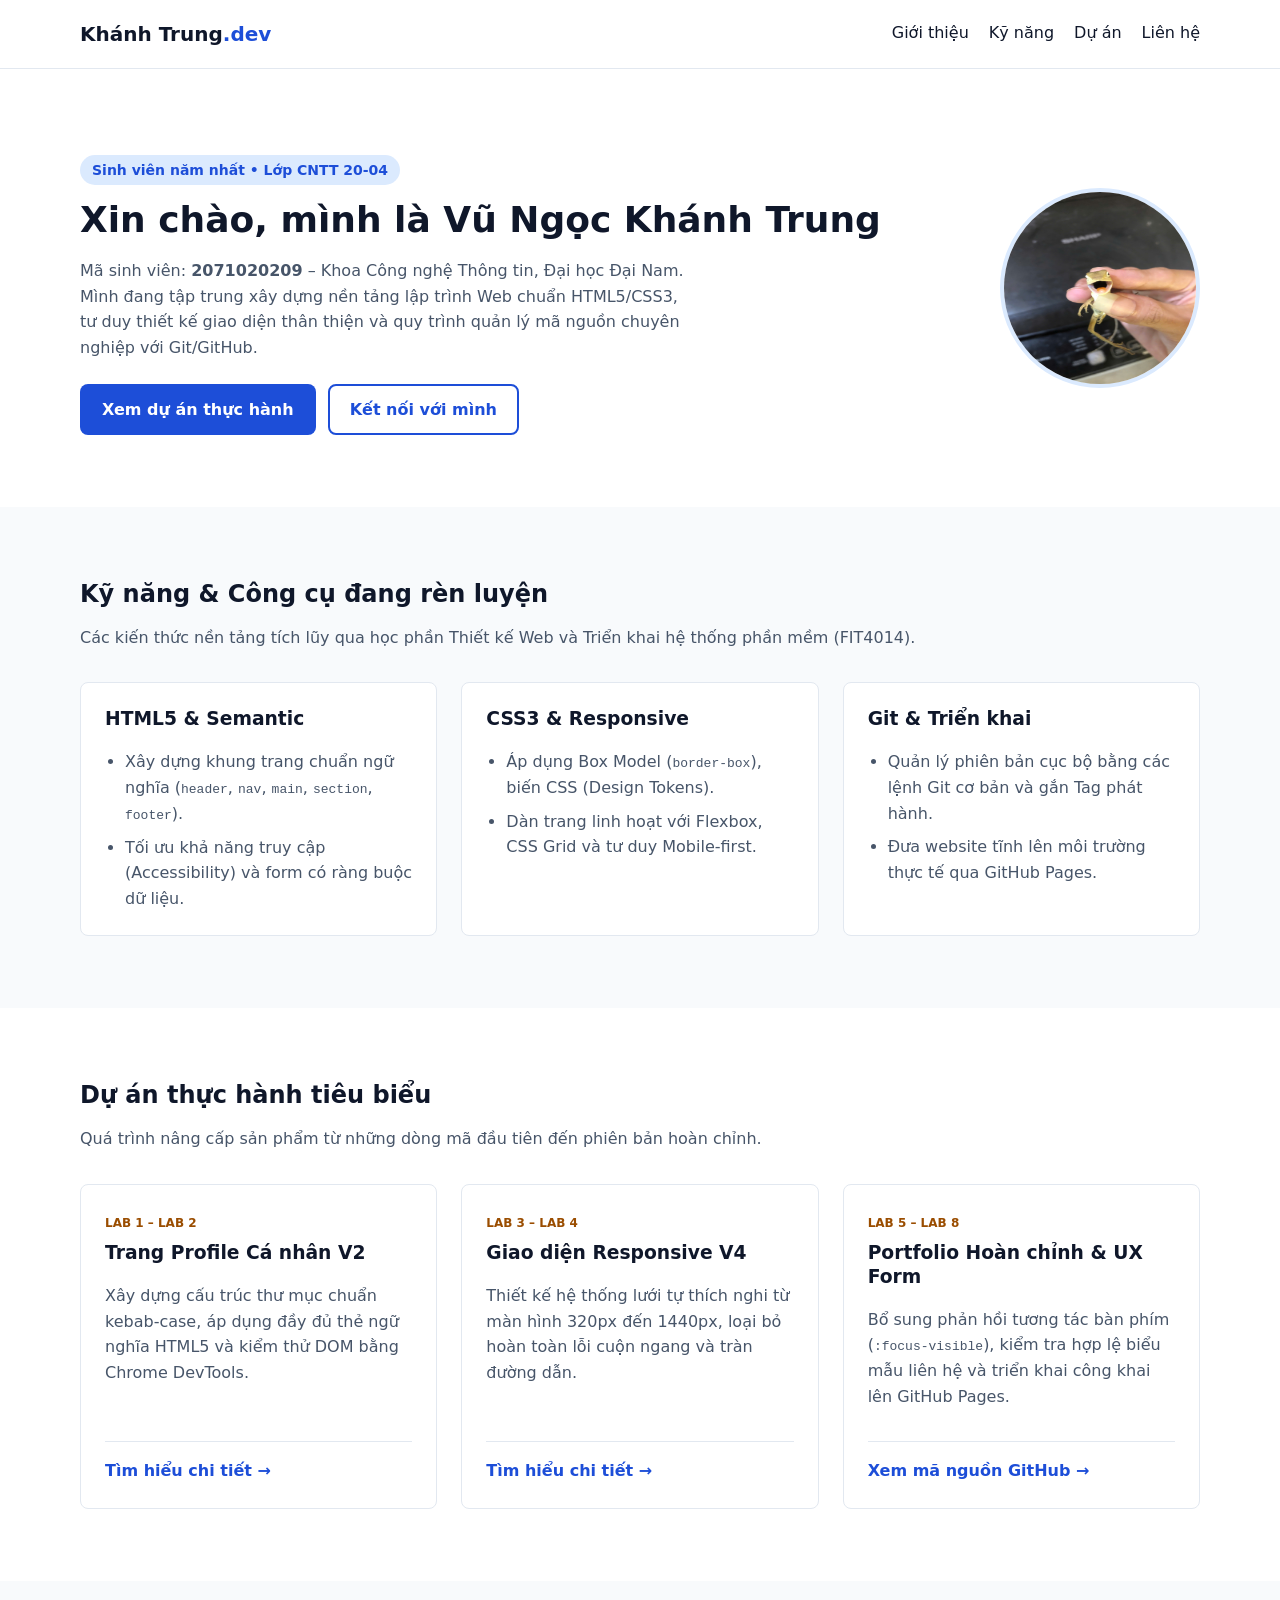
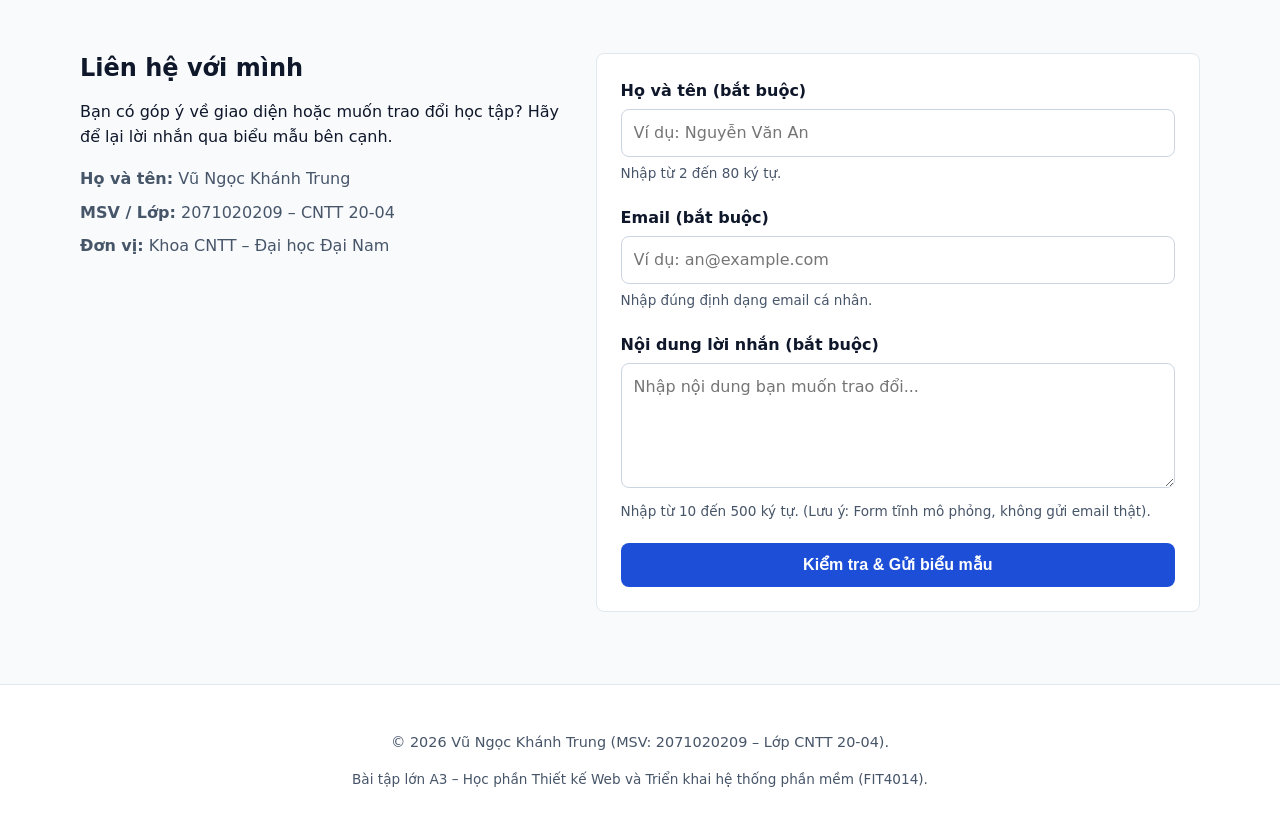
<file: index.html>
<!DOCTYPE html>
<html lang="vi">
<head>
  <meta charset="UTF-8">
  <meta name="viewport" content="width=device-width, initial-scale=1.0">
  <title>Vũ Ngọc Khánh Trung | Portfolio Sinh viên CNTT</title>
  <link rel="stylesheet" href="css/style.css">
</head>
<body>
  <!-- Vùng đầu trang & Điều hướng -->
  <header class="site-header">
    <div class="container header-inner">
      <a href="index.html" class="brand">Khánh Trung<span class="accent">.dev</span></a>
      <nav class="site-nav" aria-label="Điều hướng chính">
        <a href="#gioi-thieu">Giới thiệu</a>
        <a href="#ky-nang">Kỹ năng</a>
        <a href="#du-an">Dự án</a>
        <a href="#lien-he">Liên hệ</a>
      </nav>
    </div>
  </header>

  <!-- Vùng nội dung chính -->
  <main>
    <!-- Phần 1: Giới thiệu bản thân -->
    <section id="gioi-thieu" class="hero section">
      <div class="container hero-inner">
        <div class="hero-text">
          <p class="badge">Sinh viên năm nhất • Lớp CNTT 20-04</p>
          <h1>Xin chào, mình là Vũ Ngọc Khánh Trung</h1>
          <p class="lead">
            Mã sinh viên: <strong>2071020209</strong> – Khoa Công nghệ Thông tin, Đại học Đại Nam. 
            Mình đang tập trung xây dựng nền tảng lập trình Web chuẩn HTML5/CSS3, tư duy thiết kế giao diện thân thiện và quy trình quản lý mã nguồn chuyên nghiệp với Git/GitHub.
          </p>
          <div class="hero-actions">
            <a href="#du-an" class="button button-primary">Xem dự án thực hành</a>
            <a href="#lien-he" class="button button-outline">Kết nối với mình</a>
          </div>
        </div>
        <div class="hero-media">
          <img 
            src="assets/1795439229838_829164862783708076_6927148817482715919_2db88b4cdbc7940e49c81410821d31d1.jpg" 
            alt="Ảnh minh họa chân dung Vũ Ngọc Khánh Trung - Sinh viên CNTT" 
            width="240" 
            height="240" 
            class="avatar"
          >
        </div>
      </div>
    </section>

    <!-- Phần 2: Kỹ năng & Công cụ -->
    <section id="ky-nang" class="section bg-alt">
      <div class="container">
        <h2>Kỹ năng &amp; Công cụ đang rèn luyện</h2>
        <p class="section-desc">Các kiến thức nền tảng tích lũy qua học phần Thiết kế Web và Triển khai hệ thống phần mềm (FIT4014).</p>
        <div class="skills-grid">
          <article class="skill-box">
            <h3>HTML5 &amp; Semantic</h3>
            <ul>
              <li>Xây dựng khung trang chuẩn ngữ nghĩa (<code>header</code>, <code>nav</code>, <code>main</code>, <code>section</code>, <code>footer</code>).</li>
              <li>Tối ưu khả năng truy cập (Accessibility) và form có ràng buộc dữ liệu.</li>
            </ul>
          </article>
          <article class="skill-box">
            <h3>CSS3 &amp; Responsive</h3>
            <ul>
              <li>Áp dụng Box Model (<code>border-box</code>), biến CSS (Design Tokens).</li>
              <li>Dàn trang linh hoạt với Flexbox, CSS Grid và tư duy Mobile-first.</li>
            </ul>
          </article>
          <article class="skill-box">
            <h3>Git &amp; Triển khai</h3>
            <ul>
              <li>Quản lý phiên bản cục bộ bằng các lệnh Git cơ bản và gắn Tag phát hành.</li>
              <li>Đưa website tĩnh lên môi trường thực tế qua GitHub Pages.</li>
            </ul>
          </article>
        </div>
      </div>
    </section>

    <!-- Phần 3: Dự án tiêu biểu -->
    <section id="du-an" class="section">
      <div class="container">
        <h2>Dự án thực hành tiêu biểu</h2>
        <p class="section-desc">Quá trình nâng cấp sản phẩm từ những dòng mã đầu tiên đến phiên bản hoàn chỉnh.</p>
        
        <div class="projects-grid">
          <article class="card">
            <div class="card-body">
              <span class="tag">Lab 1 – Lab 2</span>
              <h3>Trang Profile Cá nhân V2</h3>
              <p>Xây dựng cấu trúc thư mục chuẩn kebab-case, áp dụng đầy đủ thẻ ngữ nghĩa HTML5 và kiểm thử DOM bằng Chrome DevTools.</p>
            </div>
            <div class="card-footer">
              <a href="#lien-he" class="card-link">Tìm hiểu chi tiết →</a>
            </div>
          </article>

          <article class="card">
            <div class="card-body">
              <span class="tag">Lab 3 – Lab 4</span>
              <h3>Giao diện Responsive V4</h3>
              <p>Thiết kế hệ thống lưới tự thích nghi từ màn hình 320px đến 1440px, loại bỏ hoàn toàn lỗi cuộn ngang và tràn đường dẫn.</p>
            </div>
            <div class="card-footer">
              <a href="#lien-he" class="card-link">Tìm hiểu chi tiết →</a>
            </div>
          </article>

          <article class="card">
            <div class="card-body">
              <span class="tag">Lab 5 – Lab 8</span>
              <h3>Portfolio Hoàn chỉnh &amp; UX Form</h3>
              <p>Bổ sung phản hồi tương tác bàn phím (<code>:focus-visible</code>), kiểm tra hợp lệ biểu mẫu liên hệ và triển khai công khai lên GitHub Pages.</p>
            </div>
            <div class="card-footer">
              <a href="https://github.com" target="_blank" rel="noopener" class="card-link">Xem mã nguồn GitHub →</a>
            </div>
          </article>
        </div>
      </div>
    </section>

    <!-- Phần 4: Biểu mẫu liên hệ tĩnh (Bài 5) -->
    <section id="lien-he" class="section bg-alt">
      <div class="container contact-wrapper">
        <div class="contact-info">
          <h2>Liên hệ với mình</h2>
          <p>Bạn có góp ý về giao diện hoặc muốn trao đổi học tập? Hãy để lại lời nhắn qua biểu mẫu bên cạnh.</p>
          <ul class="contact-list">
            <li><strong>Họ và tên:</strong> Vũ Ngọc Khánh Trung</li>
            <li><strong>MSV / Lớp:</strong> 2071020209 – CNTT 20-04</li>
            <li><strong>Đơn vị:</strong> Khoa CNTT – Đại học Đại Nam</li>
          </ul>
        </div>

        <form class="contact-form" action="ket-qua.html" method="get">
          <div class="form-group">
            <label for="fullname">Họ và tên (bắt buộc)</label>
            <input 
              type="text" 
              id="fullname" 
              name="fullname" 
              placeholder="Ví dụ: Nguyễn Văn An"
              autocomplete="name"
              required 
              minlength="2" 
              maxlength="80"
              aria-describedby="fullname-help"
            >
            <p id="fullname-help" class="help">Nhập từ 2 đến 80 ký tự.</p>
          </div>

          <div class="form-group">
            <label for="email">Email (bắt buộc)</label>
            <input 
              type="email" 
              id="email" 
              name="email" 
              placeholder="Ví dụ: an@example.com"
              autocomplete="email"
              required 
              aria-describedby="email-help"
            >
            <p id="email-help" class="help">Nhập đúng định dạng email cá nhân.</p>
          </div>

          <div class="form-group">
            <label for="message">Nội dung lời nhắn (bắt buộc)</label>
            <textarea 
              id="message" 
              name="message" 
              rows="4" 
              placeholder="Nhập nội dung bạn muốn trao đổi..."
              required 
              minlength="10" 
              maxlength="500"
              aria-describedby="message-help"
            ></textarea>
            <p id="message-help" class="help">Nhập từ 10 đến 500 ký tự. (Lưu ý: Form tĩnh mô phỏng, không gửi email thật).</p>
          </div>

          <button type="submit" class="button button-primary button-full">Kiểm tra &amp; Gửi biểu mẫu</button>
        </form>
      </div>
    </section>
  </main>

  <!-- Vùng chân trang -->
  <footer class="site-footer">
    <div class="container footer-inner">
      <p>© 2026 Vũ Ngọc Khánh Trung (MSV: 2071020209 – Lớp CNTT 20-04).</p>
      <p class="footer-note">Bài tập lớn A3 – Học phần Thiết kế Web và Triển khai hệ thống phần mềm (FIT4014).</p>
    </div>
  </footer>
</body>
</html>
</file>
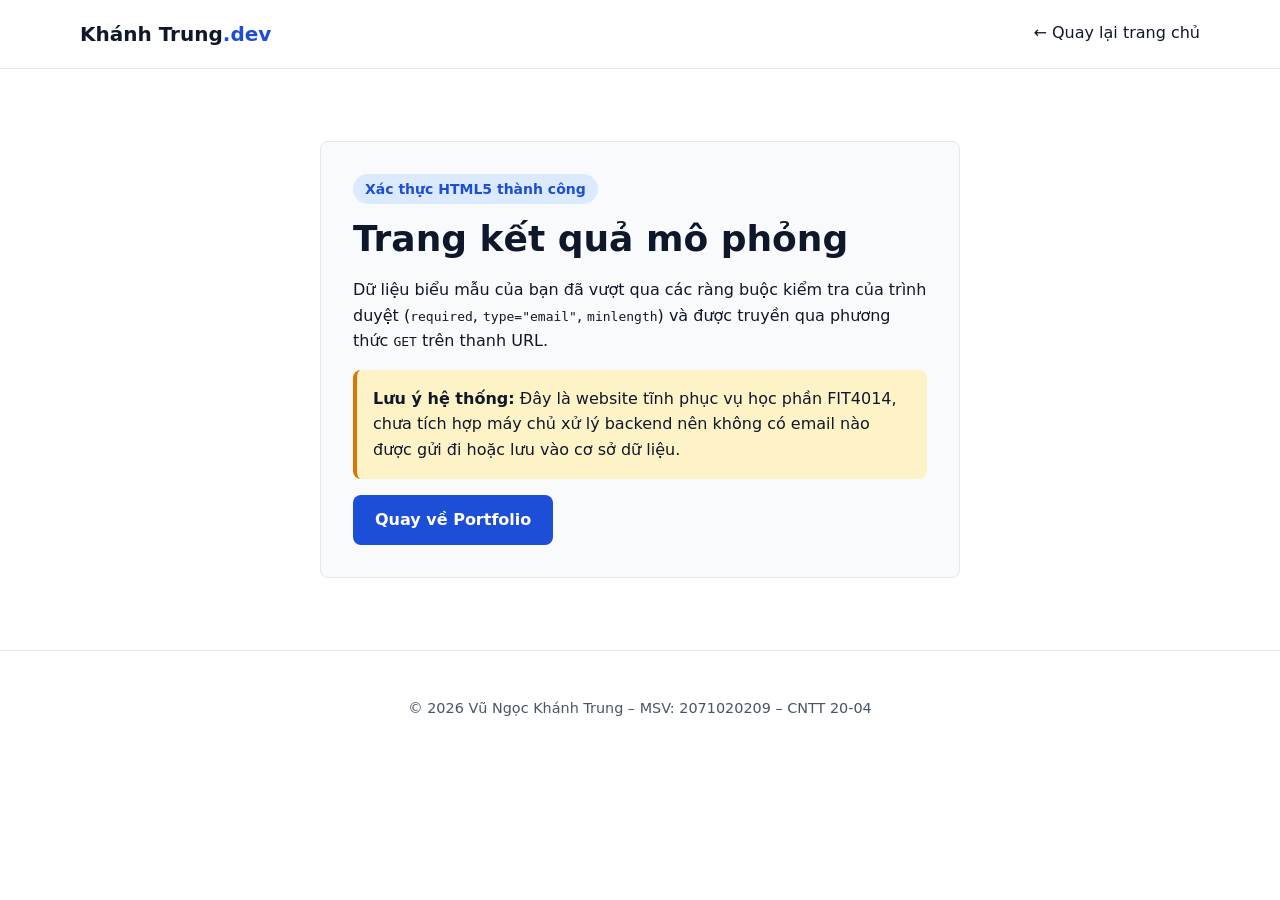
<file: ket-qua.html>
<!DOCTYPE html>
<html lang="vi">
<head>
  <meta charset="UTF-8">
  <meta name="viewport" content="width=device-width, initial-scale=1.0">
  <title>Kết quả kiểm tra biểu mẫu | Vũ Ngọc Khánh Trung</title>
  <link rel="stylesheet" href="css/style.css">
</head>
<body>
  <header class="site-header">
    <div class="container header-inner">
      <a href="index.html" class="brand">Khánh Trung<span class="accent">.dev</span></a>
      <nav class="site-nav">
        <a href="index.html">← Quay lại trang chủ</a>
      </nav>
    </div>
  </header>

  <main class="section">
    <div class="container">
      <article class="result-box">
        <span class="badge">Xác thực HTML5 thành công</span>
        <h1>Trang kết quả mô phỏng</h1>
        <p>
          Dữ liệu biểu mẫu của bạn đã vượt qua các ràng buộc kiểm tra của trình duyệt (<code>required</code>, <code>type="email"</code>, <code>minlength</code>) và được truyền qua phương thức <code>GET</code> trên thanh URL.
        </p>
        <p class="notice">
          <strong>Lưu ý hệ thống:</strong> Đây là website tĩnh phục vụ học phần FIT4014, chưa tích hợp máy chủ xử lý backend nên không có email nào được gửi đi hoặc lưu vào cơ sở dữ liệu.
        </p>
        <a href="index.html" class="button button-primary">Quay về Portfolio</a>
      </article>
    </div>
  </main>

  <footer class="site-footer">
    <div class="container footer-inner">
      <p>© 2026 Vũ Ngọc Khánh Trung – MSV: 2071020209 – CNTT 20-04</p>
    </div>
  </footer>
</body>
</html>
</file>
<file: css/style.css>
/* 1. Thiết lập nền tảng & Design Tokens */
:root {
  --bg-page: #ffffff;
  --bg-alt: #f8fafc;
  --text-main: #0f172a;
  --text-muted: #475569;
  --primary: #1d4ed8;
  --primary-hover: #1e40af;
  --accent: #d97706;
  --border: #e2e8f0;
  --error: #b91c1c;
  --radius: 0.5rem;
}

[id] {
  scroll-margin-top: 6rem;
}

*, *::before, *::after {
  box-sizing: border-box;
}

html {
  scroll-behavior: smooth;
}

body {
  margin: 0;
  font-family: system-ui, -apple-system, "Segoe UI", Roboto, sans-serif;
  line-height: 1.6;
  color: var(--text-main);
  background-color: var(--bg-page);
}

.skip-link {
  position: absolute;
  left: 1rem;
  top: -5rem;
  z-index: 20;
  padding: 0.65rem 1rem;
  color: #ffffff;
  background-color: var(--primary);
  border-radius: var(--radius);
  font-weight: 700;
}

.skip-link:focus {
  top: 1rem;
}

img {
  display: block;
  max-width: 100%;
  height: auto;
}

/* Trạng thái Focus rõ ràng khi điều hướng bàn phím (Bài 5) */
a:focus-visible,
button:focus-visible,
input:focus-visible,
textarea:focus-visible {
  outline: 3px solid var(--accent);
  outline-offset: 3px;
}

/* 2. Khung chứa linh hoạt (Bài 4) */
.container {
  width: 100%;
  max-width: 72rem;
  margin-inline: auto;
  padding-inline: 1rem;
}

.section {
  padding-block: 3rem;
}

.bg-alt {
  background-color: var(--bg-alt);
}

h1, h2, h3 {
  line-height: 1.25;
  margin-top: 0;
}

h1 {
  font-size: 1.875rem;
  margin-bottom: 1rem;
}

h2 {
  font-size: 1.5rem;
  margin-bottom: 0.5rem;
}

.section-desc {
  color: var(--text-muted);
  margin-bottom: 2rem;
}

/* 3. Header & Navigation (Flexbox wrap chống tràn ở 320px) */
.site-header {
  background-color: var(--bg-page);
  border-bottom: 1px solid var(--border);
  position: sticky;
  top: 0;
  z-index: 10;
}

.header-inner {
  display: flex;
  flex-wrap: wrap;
  justify-content: space-between;
  align-items: center;
  gap: 0.75rem 1.5rem;
  padding-block: 1rem;
}

.brand {
  font-size: 1.25rem;
  font-weight: 700;
  color: var(--text-main);
  text-decoration: none;
}

.brand .accent {
  color: var(--primary);
}

.site-nav {
  display: flex;
  flex-wrap: wrap;
  gap: 0.5rem 1.25rem;
}

.site-nav a {
  color: var(--text-main);
  text-decoration: none;
  font-weight: 500;
  padding-block: 0.25rem;
  border-bottom: 2px solid transparent;
  transition: color 180ms ease, border-color 180ms ease;
}

.site-nav a:hover {
  color: var(--primary);
  border-bottom-color: var(--primary);
}

/* 4. Hero Section (Mobile-first: 1 cột, ảnh nằm trên chữ) */
.hero-inner {
  display: flex;
  flex-direction: column-reverse;
  align-items: flex-start;
  gap: 1.5rem;
}

.badge {
  display: inline-block;
  background-color: #dbeafe;
  color: var(--primary);
  font-size: 0.875rem;
  font-weight: 600;
  padding: 0.25rem 0.75rem;
  border-radius: 999px;
  margin-bottom: 0.75rem;
}

.lead {
  color: var(--text-muted);
  max-width: 60ch;
  margin-bottom: 1.5rem;
}

.avatar {
  width: 150px;
  height: 150px;
  border-radius: 50%;
  border: 4px solid #dbeafe;
  background-color: #eff6ff;
}

.hero-actions {
  display: flex;
  flex-wrap: wrap;
  gap: 0.75rem;
}

/* 5. Buttons & Transitions (Bài 5) */
.button {
  display: inline-block;
  padding: 0.65rem 1.25rem;
  font-size: 1rem;
  font-weight: 600;
  text-decoration: none;
  border-radius: var(--radius);
  border: 2px solid transparent;
  cursor: pointer;
  transition: background-color 180ms ease, color 180ms ease, transform 180ms ease;
}

.button:active:not(:disabled) {
  transform: translateY(1px);
}

.button-primary {
  background-color: var(--primary);
  color: #ffffff;
}

.button-primary:hover {
  background-color: var(--primary-hover);
}

.button-outline {
  border-color: var(--primary);
  color: var(--primary);
  background-color: transparent;
}

.button-outline:hover {
  background-color: #eff6ff;
}

.button-full {
  width: 100%;
}

/* 6. Grid Kỹ năng & Dự án (Mobile-first: 1 cột) */
.skills-grid,
.projects-grid {
  display: grid;
  grid-template-columns: 1fr;
  gap: 1.5rem;
}

.skill-box,
.card {
  min-width: 0; /* Ngăn Grid item tràn khi nội dung dài */
  background-color: var(--bg-page);
  border: 1px solid var(--border);
  border-radius: var(--radius);
  padding: 1.5rem;
}

.skill-box ul {
  padding-left: 1.25rem;
  margin-bottom: 0;
  color: var(--text-muted);
}

.skill-box li + li {
  margin-top: 0.5rem;
}

/* Card dự án có hiệu ứng nâng nhẹ */
.card {
  display: flex;
  flex-direction: column;
  justify-content: space-between;
  transition: transform 180ms ease, box-shadow 180ms ease;
}

.card:hover,
.card:focus-within {
  transform: translateY(-4px);
  box-shadow: 0 10px 15px -3px rgba(0, 0, 0, 0.08);
}

.tag {
  display: inline-block;
  font-size: 0.75rem;
  font-weight: 700;
  text-transform: uppercase;
  color: #9a4d00;
  margin-bottom: 0.5rem;
}

.card p {
  color: var(--text-muted);
}

.card-footer {
  margin-top: 1rem;
  padding-top: 1rem;
  border-top: 1px solid var(--border);
}

.card-link {
  color: var(--primary);
  font-weight: 600;
  text-decoration: none;
  overflow-wrap: anywhere; /* Chống tràn URL dài ở 320px */
}

.card-link:hover {
  text-decoration: underline;
}

/* 7. Form liên hệ & UX Validation (Bài 5) */
.contact-wrapper {
  display: grid;
  grid-template-columns: 1fr;
  gap: 2rem;
}

.contact-list {
  list-style: none;
  padding: 0;
  color: var(--text-muted);
}

.contact-list li + li {
  margin-top: 0.5rem;
}

.contact-form {
  background-color: var(--bg-page);
  padding: 1.5rem;
  border: 1px solid var(--border);
  border-radius: var(--radius);
}

.form-group {
  margin-bottom: 1.25rem;
}

label {
  display: block;
  font-weight: 600;
  margin-bottom: 0.35rem;
}

input,
textarea {
  width: 100%;
  padding: 0.65rem 0.75rem;
  font: inherit;
  border: 1px solid #cbd5e1;
  border-radius: var(--radius);
  background-color: #ffffff;
}

/* Chỉ báo lỗi sau khi người dùng tương tác (Bài 5) */
input:user-invalid,
textarea:user-invalid {
  border: 2px solid var(--error);
}

input:invalid:not(:placeholder-shown),
textarea:invalid:not(:placeholder-shown) {
  border: 2px solid var(--error);
}

.help {
  font-size: 0.85rem;
  color: var(--text-muted);
  margin: 0.35rem 0 0;
}

/* Trang kết quả mô phỏng */
.result-box {
  max-width: 40rem;
  margin-inline: auto;
  padding: clamp(1rem, 4vw, 2rem);
  border: 1px solid var(--border);
  border-radius: var(--radius);
  background-color: var(--bg-alt);
}

.submitted-data {
  display: grid;
  grid-template-columns: minmax(7rem, 0.35fr) 1fr;
  gap: 0.5rem 1rem;
  margin: 1.25rem 0;
  padding: 1rem;
  background-color: #ffffff;
  border: 1px solid var(--border);
  border-radius: var(--radius);
  overflow-wrap: anywhere;
}

.submitted-data dt {
  font-weight: 700;
}

.submitted-data dd {
  margin: 0;
  color: var(--text-muted);
  white-space: pre-wrap;
}

.notice {
  background-color: #fef3c7;
  padding: 1rem;
  border-radius: var(--radius);
  border-left: 4px solid var(--accent);
}

/* 8. Footer */
.site-footer {
  border-top: 1px solid var(--border);
  padding-block: 2rem;
  text-align: center;
  color: var(--text-muted);
  font-size: 0.9rem;
}

.footer-note {
  margin-top: 0.25rem;
  font-size: 0.85rem;
}

/* =========================================================
   9. MEDIA QUERIES (Tăng dần từ nhỏ đến lớn - Bài 4)
   ========================================================= */

/* B1 = 640px (Đủ chỗ cho 2 cột card: 2*280 + 24 + 2*24 = 632px -> 640px) */
@media (min-width: 640px) {
  h1 {
    font-size: 2.25rem;
  }

  .hero-inner {
    flex-direction: row;
    align-items: center;
    justify-content: space-between;
    gap: 2rem;
  }

  .avatar {
    width: 200px;
    height: 200px;
    flex-shrink: 0;
  }

  .skills-grid,
  .projects-grid {
    grid-template-columns: repeat(2, minmax(0, 1fr));
  }
}

/* B2 = 960px (Đủ chỗ cho 3 cột card: 3*280 + 2*24 + 2*24 = 936px -> 960px) */
@media (min-width: 960px) {
  .section {
    padding-block: 4.5rem;
  }

  .skills-grid,
  .projects-grid {
    grid-template-columns: repeat(3, minmax(0, 1fr));
  }

  .contact-wrapper {
    grid-template-columns: 1fr 1.25fr;
    align-items: start;
  }
}
</file>
